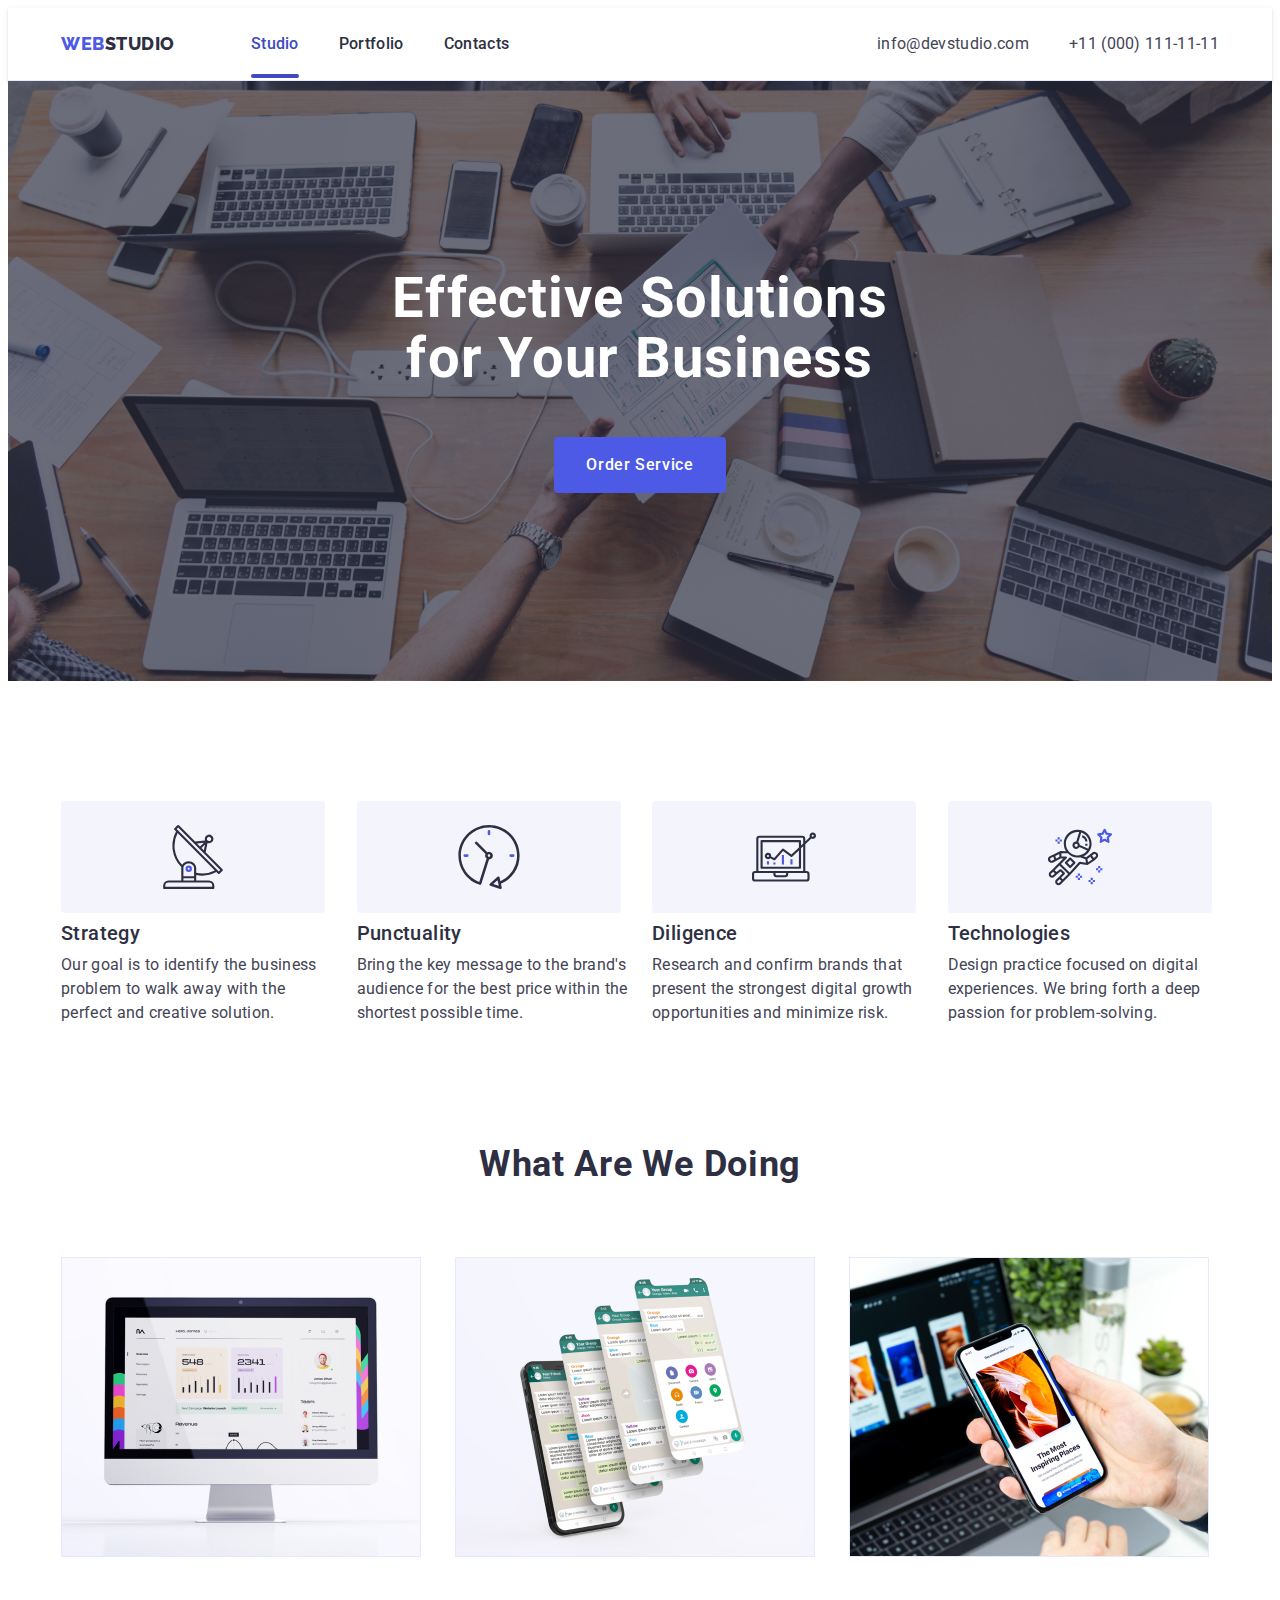
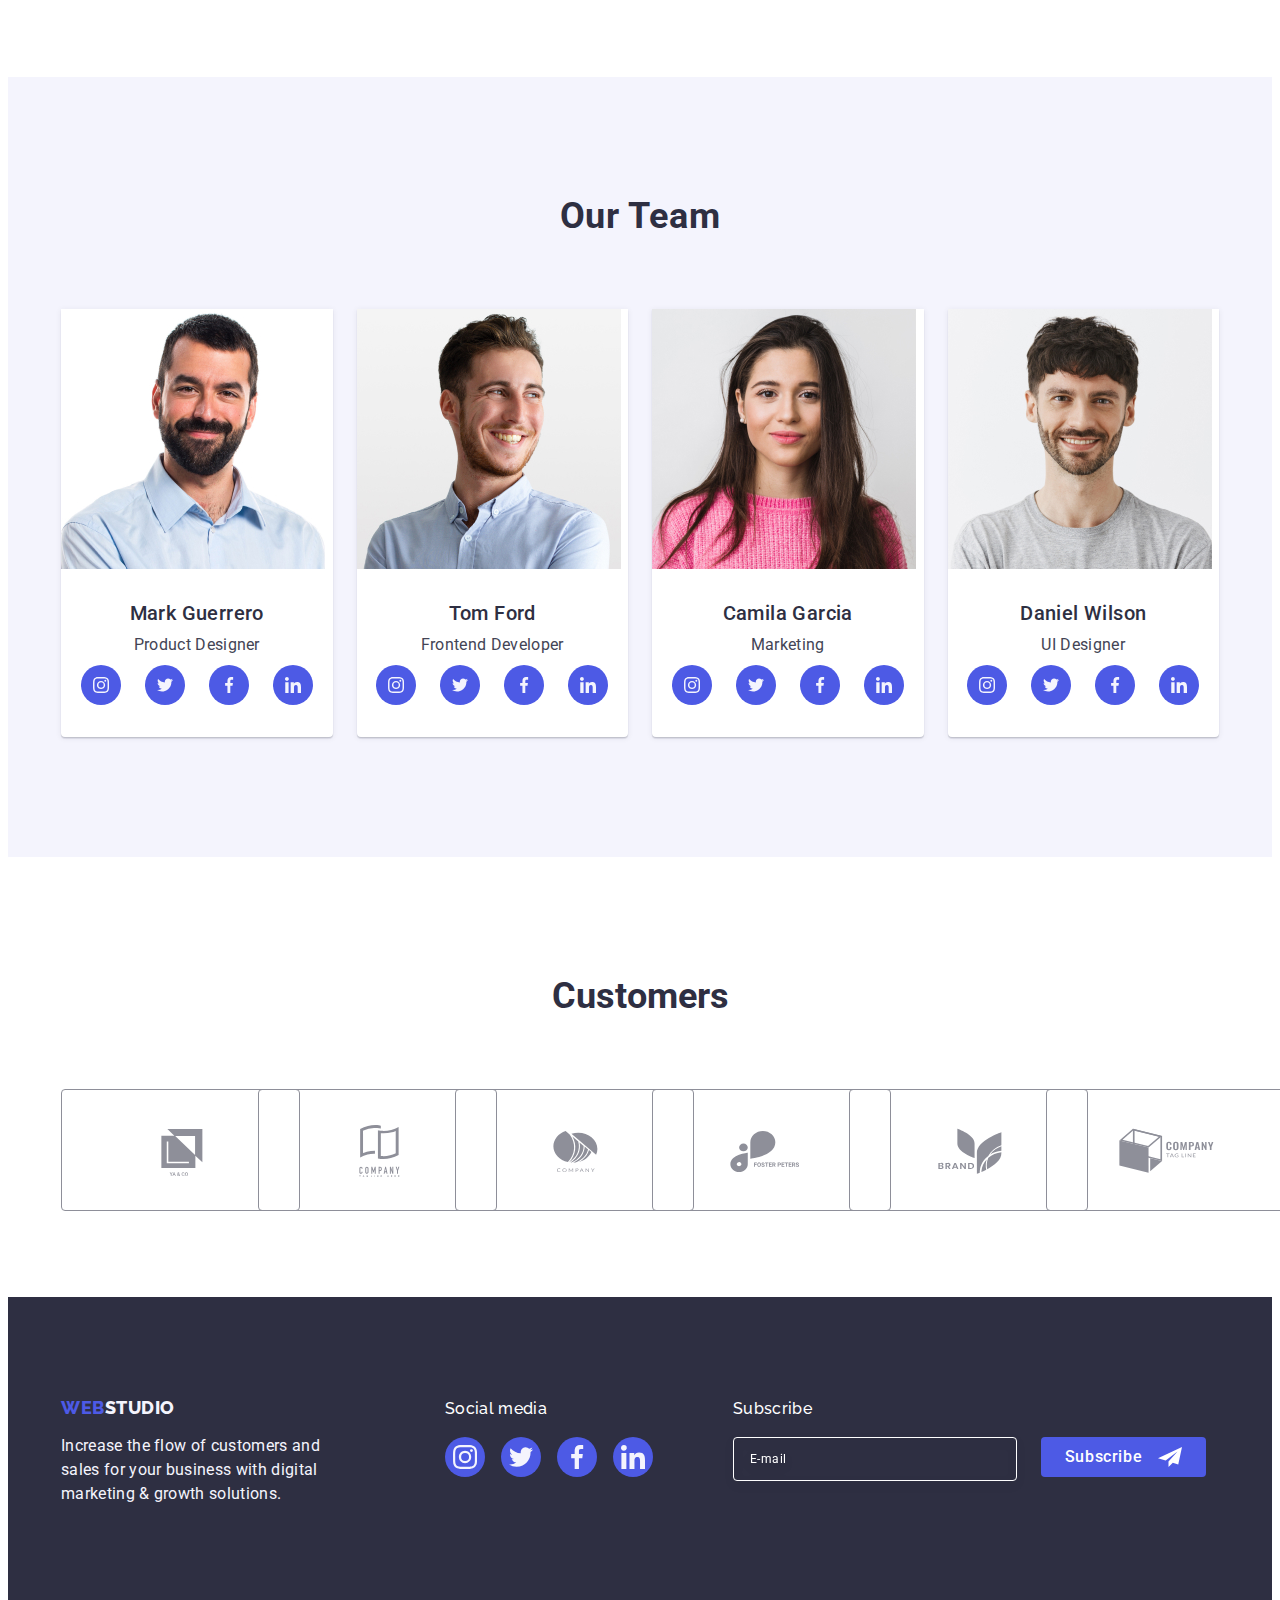
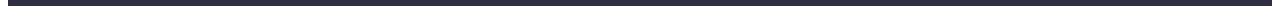
<file: index.html>
<!DOCTYPE html>
<html lang="en">
  <head>
    <meta charset="UTF-8" />
    <meta http-equiv="X-UA-Compatible" content="IE=edge" />
    <meta name="viewport" content="width=device-width, initial-scale=1.0" />
    <title>WebStudio</title>
    <link rel="preconnect" href="https://fonts.googleapis.com" />
    <link rel="preconnect" href="https://fonts.gstatic.com" crossorigin />
    <link
      href="https://fonts.googleapis.com/css2?family=Raleway:wght@800&display=swap"
      rel="stylesheet"
    />
    <link rel="preconnect" href="https://fonts.googleapis.com" />
    <link rel="preconnect" href="https://fonts.gstatic.com" crossorigin />
    <link
      href="https://fonts.googleapis.com/css2?family=Roboto:wght@400;500;700;900&display=swap"
      rel="stylesheet"
    />
    <link
      rel="stylesheet"
      href="https://cdnjs.cloudflare.com/ajax/libs/modern-normalize/2.0.0/modern-normalize.min.css"
      integrity="sha512-4xo8blKMVCiXpTaLzQSLSw3KFOVPWhm/TRtuPVc4WG6kUgjH6J03IBuG7JZPkcWMxJ5huwaBpOpnwYElP/m6wg=="
      crossorigin="anonymous"
      referrerpolicy="no-referrer"
    />
    <link rel="stylesheet" href="./css/styles.css" />
  </head>
  <body>
    <!--Header-->

    <header class="header">
      <div class="container header-container">
        <nav class="header-navigation">
          <a class="logo-web link" href="./index.html"
            >Web<span class="logo-studio link">Studio</span></a
          >
          <ul class="header-list list p-text">
            <li class="header-item">
              <a class="header-link page link" href="./index.html">Studio</a>
            </li>
            <li class="header-item">
              <a class="header-link link" href="./portfolio.html">Portfolio</a>
            </li>
            <li class="header-item">
              <a class="header-link link" href="">Contacts</a>
            </li>
          </ul>
        </nav>
        <address class="header-address p-text">
          <ul class="header-address-list list">
            <li>
              <a
                href="mailto:info@devstudio.com"
                class="header-address-link link"
                >info@devstudio.com
              </a>
            </li>
            <li>
              <a href="tel:+110001111111" class="header-address-link link">
                +11 (000) 111-11-11
              </a>
            </li>
          </ul>
        </address>
      </div>
    </header>
    <!-- Hero -->
    <main>
      <section class="hero">
        <div class="container">
          <h1 class="main-text">Effective Solutions for Your Business</h1>
          <button type="button" class="btn-hero header-link" data-modal-open>
            Order Service
          </button>
        </div>
      </section>
      <!-- Section 1 -->
      <section class="about">
        <div class="container">
          <h2 class="visually-hidden">Hello i`m ghost</h2>
          <ul class="about-list list">
            <li class="about-item">
              <div class="about-img">
                <svg width="64" height="64">
                  <use href="./images/icons.svg#icon-antenna"></use>
                </svg>
              </div>
              <h3 class="about-name">Strategy</h3>
              <p class="about-item-name p-text">
                Our goal is to identify the business problem to walk away with
                the perfect and creative solution.
              </p>
            </li>

            <li class="about-item">
              <div class="about-img">
                <svg width="64" height="64">
                  <use href="./images/icons.svg#icon-clock"></use>
                </svg>
              </div>
              <h3 class="about-name">Punctuality</h3>
              <p class="about-item-name p-text">
                Bring the key message to the brand's audience for the best price
                within the shortest possible time.
              </p>
            </li>

            <li class="about-item">
              <div class="about-img">
                <svg width="64" height="64">
                  <use href="./images/icons.svg#icon-diagram"></use>
                </svg>
              </div>
              <h3 class="about-name">Diligence</h3>
              <p class="about-item-name p-text">
                Research and confirm brands that present the strongest digital
                growth opportunities and minimize risk.
              </p>
            </li>

            <li class="about-item">
              <div class="about-img">
                <svg width="64" height="64">
                  <use href="./images/icons.svg#icon-astronaut"></use>
                </svg>
              </div>
              <h3 class="about-name">Technologies</h3>
              <p class="about-item-name p-text">
                Design practice focused on digital experiences. We bring forth a
                deep passion for problem-solving.
              </p>
            </li>
          </ul>
        </div>
      </section>

      <!-- Section 2 -->
      <section class="images">
        <div class="container">
          <h2 class="images-head">What are we doing</h2>
          <ul class="images-list list">
            <li class="images-item">
              <img
                src="./images/img1.jpg"
                alt="computer"
                width="360"
                height="300"
              />
            </li>
            <li class="images-item">
              <img
                src="./images/img2.jpg"
                alt="phone"
                width="360"
                height="300"
              />
            </li>
            <li class="images-item">
              <img
                src="./images/img3.jpg"
                alt="hand-with-phone"
                width="360"
                height="300"
              />
            </li>
          </ul>
        </div>
      </section>
      <!-- Section 3 -->
      <section class="team">
        <div class="container">
          <h2 class="team-name">Our Team</h2>
          <ul class="team-list list">
            <li class="team-item">
              <img
                class="team-image"
                src="./images/img4.jpg"
                alt="Mark Guerrero"
                width="264"
                height="260"
              />
              <div class="team-info">
                <h3 class="team-group">Mark Guerrero</h3>
                <p class="team-about p-text">Product Designer</p>
                <ul class="social-list list">
                  <li class="social-item">
                    <a class="social-link" href="">
                      <svg class="social-icon" width="16" height="16">
                        <use href="./images/icons.svg#icon-instagram"></use>
                      </svg>
                    </a>
                  </li>
                  <li class="social-item">
                    <a
                      class="social-link"
                      href=""
                      target="_blank"
                      rel="noopener noreferrer"
                    >
                      <svg class="social-icon" width="16" height="16">
                        <use href="./images/icons.svg#icon-twitter"></use>
                      </svg>
                    </a>
                  </li>
                  <li class="social-item">
                    <a class="social-link" href="">
                      <svg class="social-icon" width="16" height="16">
                        <use href="./images/icons.svg#icon-facebook"></use>
                      </svg>
                    </a>
                  </li>
                  <li class="social-item">
                    <a class="social-link" href="">
                      <svg class="social-icon" width="16" height="16">
                        <use href="./images/icons.svg#icon-linkedin"></use>
                      </svg>
                    </a>
                  </li>
                </ul>
              </div>
            </li>
            <li class="team-item">
              <img
                class="team-image"
                src="./images/img5.jpg"
                alt="Tom Ford"
                width="264"
                height="260"
              />
              <div class="team-info">
                <h3 class="team-group">Tom Ford</h3>
                <p class="team-about p-text">Frontend Developer</p>
                <ul class="social-list list">
                  <li class="social-item">
                    <a class="social-link" href="">
                      <svg class="social-icon" width="16" height="16">
                        <use href="./images/icons.svg#icon-instagram"></use>
                      </svg>
                    </a>
                  </li>
                  <li class="social-item">
                    <a
                      class="social-link"
                      href=""
                      target="_blank"
                      rel="noopener noreferrer"
                    >
                      <svg class="social-icon" width="16" height="16">
                        <use href="./images/icons.svg#icon-twitter"></use>
                      </svg>
                    </a>
                  </li>
                  <li class="social-item">
                    <a class="social-link" href="">
                      <svg class="social-icon" width="16" height="16">
                        <use href="./images/icons.svg#icon-facebook"></use>
                      </svg>
                    </a>
                  </li>
                  <li class="social-item">
                    <a class="social-link" href="">
                      <svg class="social-icon" width="16" height="16">
                        <use href="./images/icons.svg#icon-linkedin"></use>
                      </svg>
                    </a>
                  </li>
                </ul>
              </div>
            </li>
            <li class="team-item">
              <img
                class="team-image"
                src="./images/img6.jpg"
                alt="Camila Garcia"
                width="264"
                height="260"
              />
              <div class="team-info">
                <h3 class="team-group">Camila Garcia</h3>
                <p class="team-about p-text">Marketing</p>
                <ul class="social-list list">
                  <li class="social-item">
                    <a class="social-link" href="">
                      <svg class="social-icon" width="16" height="16">
                        <use href="./images/icons.svg#icon-instagram"></use>
                      </svg>
                    </a>
                  </li>
                  <li class="social-item">
                    <a
                      class="social-link"
                      href=""
                      target="_blank"
                      rel="noopener noreferrer"
                    >
                      <svg class="social-icon" width="16" height="16">
                        <use href="./images/icons.svg#icon-twitter"></use>
                      </svg>
                    </a>
                  </li>
                  <li class="social-item">
                    <a class="social-link" href="">
                      <svg class="social-icon" width="16" height="16">
                        <use href="./images/icons.svg#icon-facebook"></use>
                      </svg>
                    </a>
                  </li>
                  <li class="social-item">
                    <a class="social-link" href="">
                      <svg class="social-icon" width="16" height="16">
                        <use href="./images/icons.svg#icon-linkedin"></use>
                      </svg>
                    </a>
                  </li>
                </ul>
              </div>
            </li>
            <li class="team-item">
              <img
                class="team-image"
                src="./images/img7.jpg"
                alt="Daniel Wilson"
                width="264"
                height="260"
              />
              <div class="team-info">
                <h3 class="team-group">Daniel Wilson</h3>
                <p class="team-about p-text">UI Designer</p>
                <ul class="social-list list">
                  <li class="social-item">
                    <a
                      class="social-link"
                      href=""
                      target="_blank"
                      rel="noopener noreferrer"
                    >
                      <svg class="social-icon" width="16" height="16">
                        <use href="./images/icons.svg#icon-instagram"></use>
                      </svg>
                    </a>
                  </li>
                  <li class="social-item">
                    <a
                      class="social-link"
                      href=""
                      target="_blank"
                      rel="noopener noreferrer"
                    >
                      <svg class="social-icon" width="16" height="16">
                        <use href="./images/icons.svg#icon-twitter"></use>
                      </svg>
                    </a>
                  </li>
                  <li class="social-item">
                    <a
                      class="social-link"
                      href=""
                      target="_blank"
                      rel="noopener noreferrer"
                    >
                      <svg class="social-icon" width="16" height="16">
                        <use href="./images/icons.svg#icon-facebook"></use>
                      </svg>
                    </a>
                  </li>
                  <li class="social-item">
                    <a
                      class="social-link"
                      href=""
                      target="_blank"
                      rel="noopener noreferrer"
                    >
                      <svg class="social-icon" width="16" height="16">
                        <use href="./images/icons.svg#icon-linkedin"></use>
                      </svg>
                    </a>
                  </li>
                </ul>
              </div>
            </li>
          </ul>
        </div>
      </section>
      <!-- Section 4 -->
      <section class="customers">
        <div class="customers-container container">
          <h2 class="customers-main">Customers</h2>
          <ul class="customers-list list">
            <li class="customers-item">
              <a
                class="customers-link"
                href=""
                target="_blank"
                rel="noopener noreferrer"
              >
                <svg class="customers-ico" width="104" height="56">
                  <use href="./images/icons.svg#icon-logo"></use></svg
              ></a>
            </li>
            <li class="customers-item">
              <a
                class="customers-link"
                href=""
                target="_blank"
                rel="noopener noreferrer"
              >
                <svg class="customers-ico" width="104" height="56">
                  <use href="./images/icons.svg#icon-logo-2"></use></svg
              ></a>
            </li>
            <li class="customers-item">
              <a
                class="customers-link"
                href=""
                target="_blank"
                rel="noopener noreferrer"
              >
                <svg class="customers-ico" width="104" height="56">
                  <use href="./images/icons.svg#icon-logo-3"></use></svg
              ></a>
            </li>
            <li class="customers-item">
              <a
                class="customers-link"
                href=""
                target="_blank"
                rel="noopener noreferrer"
                ><svg class="customers-ico" width="104" height="56">
                  <use href="./images/icons.svg#icon-logo-4"></use></svg
              ></a>
            </li>
            <li class="customers-item">
              <a
                class="customers-link"
                href=""
                target="_blank"
                rel="noopener noreferrer"
              >
                <svg class="customers-ico" width="104" height="56">
                  <use href="./images/icons.svg#icon-logo-5"></use></svg
              ></a>
            </li>
            <li class="customers-item">
              <a
                class="customers-link"
                href=""
                target="_blank"
                rel="noopener noreferrer"
                ><svg class="customers-ico" width="104" height="56">
                  <use href="./images/icons.svg#icon-logo-6"></use></svg
              ></a>
            </li>
          </ul>
        </div>
      </section>
    </main>
    <!-- Footer -->
    <footer class="footer">
      <div class="footer-container container">
        <div class="footer-main">
          <a href="./index.html" class="footer-logo-web link"
            >Web<span class="footer-logo-studio link">Studio</span></a
          >
          <p class="footer-about p-text">
            Increase the flow of customers and sales for your business with
            digital marketing & growth solutions.
          </p>
        </div>
        <div class="footer-second-main">
          <p class="footer-social">Social media</p>
          <ul class="social-media-list list">
            <li class="social-media-item">
              <a
                class="social-media-link"
                href=""
                target="_blank"
                rel="noopener noreferrer"
              >
                <svg class="social-media-icon" width="24" height="24">
                  <use href="./images/icons.svg#icon-instagram"></use>
                </svg>
              </a>
            </li>
            <li class="social-media-item">
              <a
                class="social-media-link"
                href=""
                target="_blank"
                rel="noopener noreferrer"
              >
                <svg class="social-media-icon" width="24" height="24">
                  <use href="./images/icons.svg#icon-twitter"></use>
                </svg>
              </a>
            </li>
            <li class="social-media-item">
              <a
                class="social-media-link"
                href=""
                target="_blank"
                rel="noopener noreferrer"
              >
                <svg class="social-media-icon" width="24" height="24">
                  <use href="./images/icons.svg#icon-facebook"></use>
                </svg>
              </a>
            </li>
            <li class="social-media-item">
              <a
                class="social-media-link"
                href=""
                target="_blank"
                rel="noopener noreferrer"
              >
                <svg class="social-media-icon" width="24" height="24">
                  <use href="./images/icons.svg#icon-linkedin"></use>
                </svg>
              </a>
            </li>
          </ul>
        </div>
        <div class="subscribe-container">
          <p class="subscribe-text">Subscribe</p>
          <form class="subscribe-form">
            <label class="subscribe-label">
              <input
                type="email"
                name="subscribe"
                placeholder="E-mail"
                class="subscribe-input"
              />
            </label>
            <button type="submit" class="subscribe-btn">
              Subscribe
              <svg width="24" height="24" class="subscribe-ico">
                <use href="./images/icons.svg#icon-plane"></use>
              </svg>
            </button>
          </form>
        </div>
      </div>
    </footer>
    <div class="backdrop is-hidden" data-modal>
      <div class="modal">
        <button type="button" class="modal-close" data-modal-close="">
          <svg class="modal-button" width="8" height="8">
            <use href="./images/icons.svg#icon-close-black"></use>
          </svg>
        </button>
        <p class="modal-item">Leave your contacts and we will call you back</p>
        <form class="modal-form">
          <div class="modal-field">
            <label for="user-name" class="input-label">Name</label>
            <div class="input-wrap">
              <input
                type="text"
                id="user-name"
                name="user-name"
                class="modal-input"
              />
              <svg class="modal-icon" width="18" height="24">
                <use href="./images/icons.svg#icon-logo-man"></use>
              </svg>
            </div>
          </div>
          <div class="modal-field">
            <label for="user-tel" class="input-label">Phone</label>
            <div class="input-wrap">
              <input
                type="text"
                id="user-tel"
                name="user-tel"
                class="modal-input"
              />
              <svg class="modal-icon" width="18" height="24">
                <use href="./images/icons.svg#icon-tel-logo"></use>
              </svg>
            </div>
          </div>
          <div class="modal-field">
            <label for="user-email" class="input-label">Email</label>
            <div class="input-wrap">
              <input
                type="text"
                id="user-email"
                name="user-email"
                class="modal-input"
              />
              <svg class="modal-icon" width="18" height="24">
                <use href="./images/icons.svg#icon-mail-logo"></use>
              </svg>
            </div>
          </div>
          <div class="comment-container">
            <label for="user-comment" class="input-label">Comment</label>
            <textarea
              name="user-comment"
              id="user-comment"
              class="text-area"
              placeholder="Text input"
            ></textarea>
          </div>
          <div class="checkbox-div">
            <input
              id="user-privacy"
              type="checkbox"
              value="true"
              name="user-privacy"
              class="checkbox-item visually-hidden"
            />
            <label for="user-privacy" class="checkbox">
              <span class="privacy-policy">
                <svg class="checkbox-ico" width="10" height="8">
                  <use href="./images/icons.svg#icon-galka"></use>
                </svg> </span
              >I accept the terms and conditions of the<a
                class="privacy-link"
                href=""
              >
                Privacy Policy</a
              >
            </label>
          </div>
          <button type="submit" class="modal-btn">Send</button>
        </form>
      </div>
    </div>
    <script src="./js/modal.js"></script>
  </body>
</html>
</file>
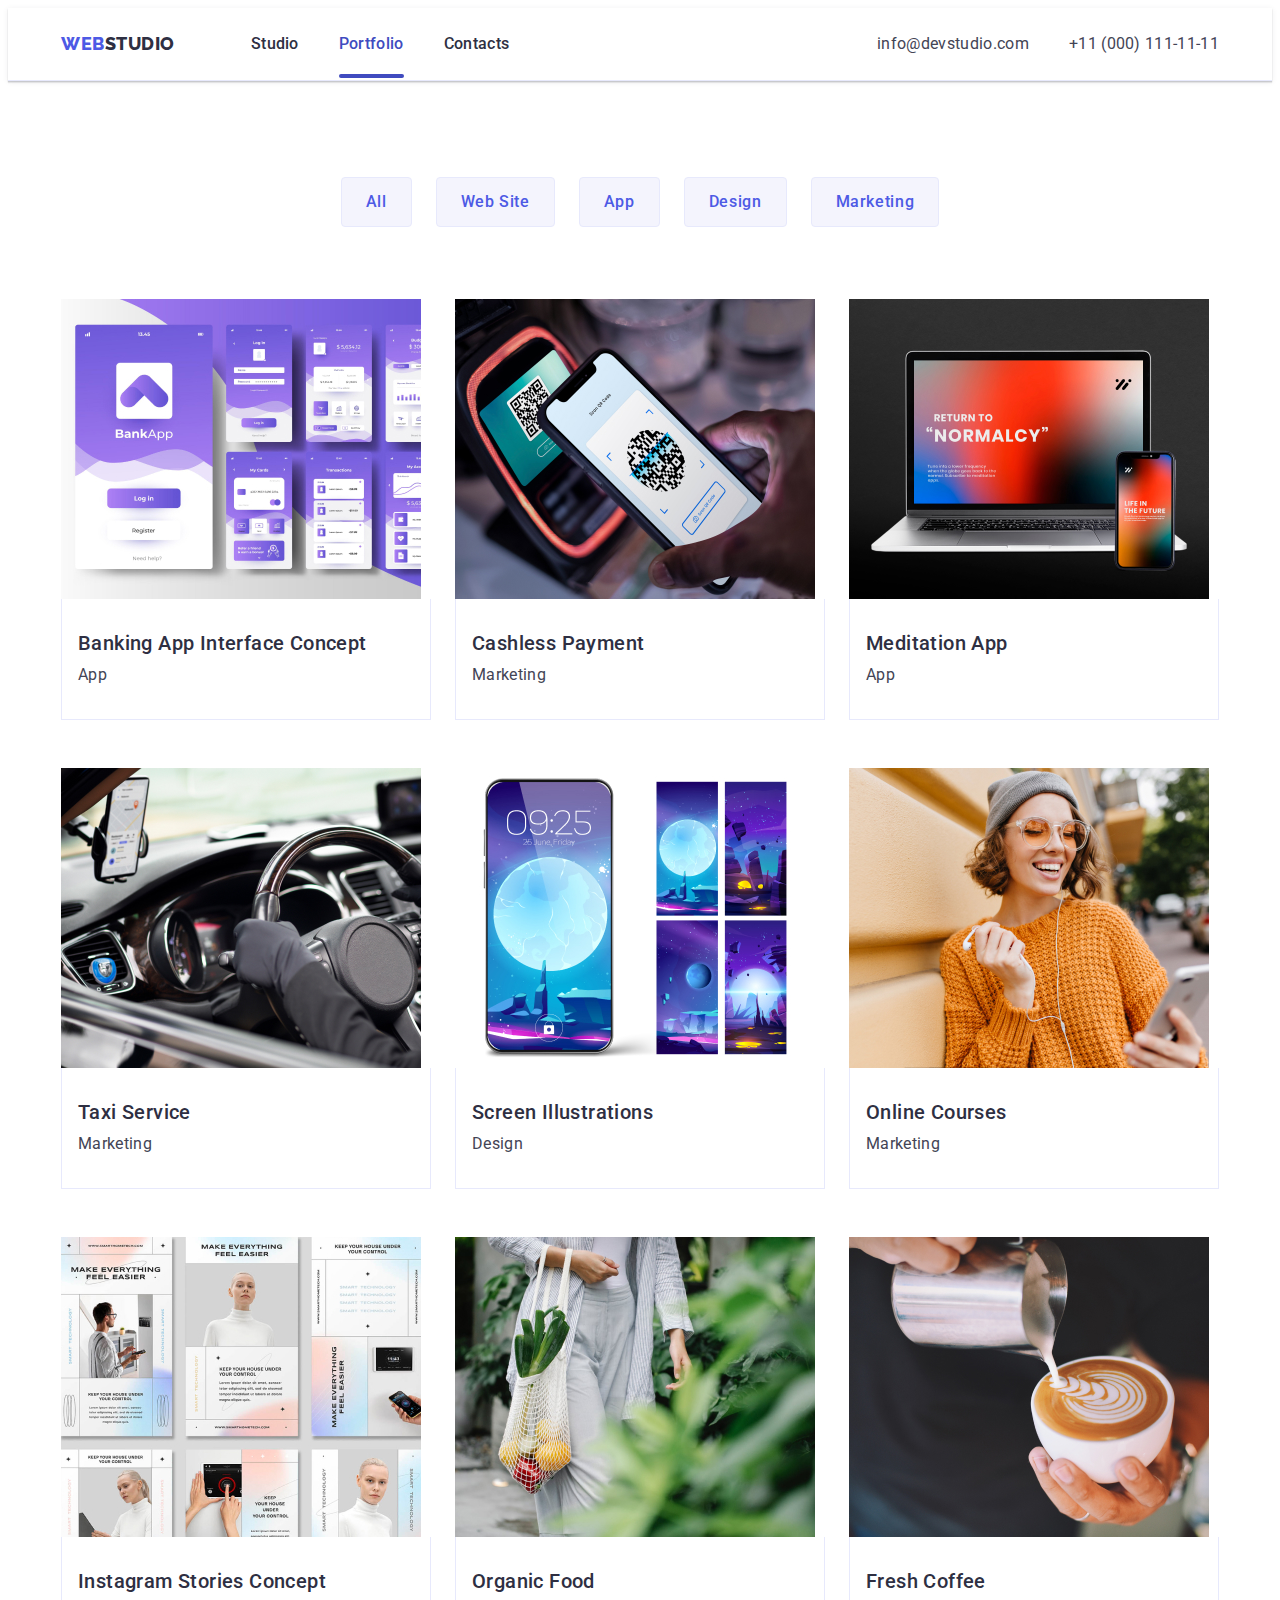
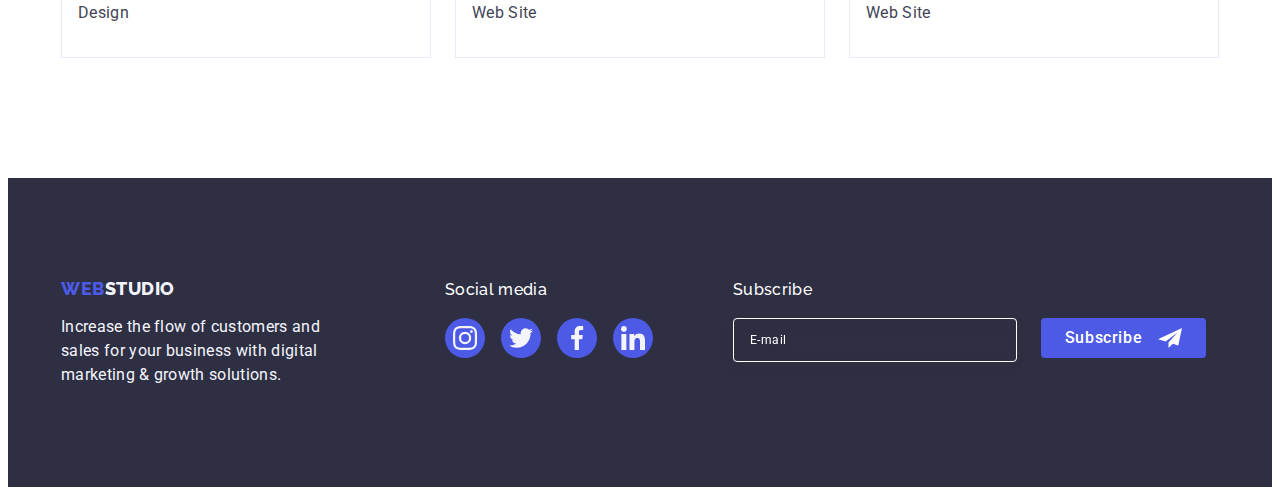
<file: portfolio.html>
<!DOCTYPE html>
<html lang="en">
  <head>
    <meta charset="UTF-8" />
    <meta http-equiv="X-UA-Compatible" content="IE=edge" />
    <meta name="viewport" content="width=device-width, initial-scale=1.0" />
    <title>Portfolio</title>
    <link rel="preconnect" href="https://fonts.googleapis.com" />
    <link rel="preconnect" href="https://fonts.gstatic.com" crossorigin />
    <link
      href="https://fonts.googleapis.com/css2?family=Raleway:wght@800&display=swap"
      rel="stylesheet"
    />
    <link rel="preconnect" href="https://fonts.googleapis.com" />
    <link rel="preconnect" href="https://fonts.gstatic.com" crossorigin />
    <link
      href="https://fonts.googleapis.com/css2?family=Roboto:wght@400;500;700;900&display=swap"
      rel="stylesheet"
    />
    <link
      rel="stylesheet"
      href="https://cdnjs.cloudflare.com/ajax/libs/modern-normalize/2.0.0/modern-normalize.min.css"
      integrity="sha512-4xo8blKMVCiXpTaLzQSLSw3KFOVPWhm/TRtuPVc4WG6kUgjH6J03IBuG7JZPkcWMxJ5huwaBpOpnwYElP/m6wg=="
      crossorigin="anonymous"
      referrerpolicy="no-referrer"
    />
    <link rel="stylesheet" href="./css/styles.css" />
  </head>
  <body>
    <!--Header-->

    <header class="header">
      <div class="container header-container">
        <nav class="header-navigation">
          <a class="logo-web link" href="./index.html"
            >Web<span class="logo-studio link">Studio</span></a
          >
          <ul class="header-list list">
            <li class="header-item">
              <a class="header-link link" href="./index.html">Studio</a>
            </li>
            <li class="header-item">
              <a class="header-link page link" href="./portfolio.html"
                >Portfolio</a
              >
            </li>
            <li class="header-item">
              <a class="header-link link" href="">Contacts</a>
            </li>
          </ul>
        </nav>
        <address class="header-address p-text">
          <ul class="header-address-list list">
            <li>
              <a
                href="mailto:info@devstudio.com"
                class="header-address-link link"
                >info@devstudio.com
              </a>
            </li>
            <li>
              <a href="tel:+110001111111" class="header-address-link link">
                +11 (000) 111-11-11
              </a>
            </li>
          </ul>
        </address>
      </div>
    </header>
    <main>
      <!--Filters-->
      <section class="portfolio link list">
        <div class="container">
          <h1 hidden>Sweet-baby</h1>
          <ul class="button-list list">
            <li><button type="button" class="btn">All</button></li>
            <li><button type="button" class="btn">Web Site</button></li>
            <li><button type="button" class="btn">App</button></li>
            <li><button type="button" class="btn">Design</button></li>
            <li><button type="button" class="btn">Marketing</button></li>
          </ul>
          <ul class="portfolio-list list">
            <li class="portfolio-item">
              <a href="" class="portfolio-link link">
                <div class="portfolio-container">
                  <img src="./images/img9.jpg" alt="bank-app" width="360" />
                  <p class="portfolio-hiden-text p-text">
                    14 Stylish and User-Friendly App Design Concepts · Task
                    Manager App · Calorie Tracker App · Exotic Fruit Ecommerce
                    App · Cloud Storage App
                  </p>
                </div>
                <div class="portfolio-info">
                  <h2 class="portfolio-name">Banking App Interface Concept</h2>
                  <p class="portfolio-text p-text">App</p>
                </div>
              </a>
            </li>
            <li class="portfolio-item">
              <a href="" class="portfolio-link link">
                <div class="portfolio-container">
                  <img
                    src="./images/img10.jpg"
                    alt="cashless-payment"
                    width="360"
                  />
                  <p class="portfolio-hiden-text p-text">
                    14 Stylish and User-Friendly App Design Concepts · Task
                    Manager App · Calorie Tracker App · Exotic Fruit Ecommerce
                    App · Cloud Storage App
                  </p>
                </div>
                <div class="portfolio-info">
                  <h2 class="portfolio-name">Cashless Payment</h2>
                  <p class="portfolio-text p-text">Marketing</p>
                </div>
              </a>
            </li>
            <li class="portfolio-item">
              <a href="" class="portfolio-link link">
                <div class="portfolio-container">
                  <img
                    src="./images/img11.jpg"
                    alt="meditation-app"
                    width="360"
                  />
                  <p class="portfolio-hiden-text p-text">
                    14 Stylish and User-Friendly App Design Concepts · Task
                    Manager App · Calorie Tracker App · Exotic Fruit Ecommerce
                    App · Cloud Storage App
                  </p>
                </div>
                <div class="portfolio-info">
                  <h2 class="portfolio-name">Meditation App</h2>
                  <p class="portfolio-text p-text">App</p>
                </div>
              </a>
            </li>
            <li class="portfolio-item">
              <a href="" class="portfolio-link link">
                <div class="portfolio-container">
                  <img
                    src="./images/img12.jpg"
                    alt="taxi-service"
                    width="360"
                  />
                  <p class="portfolio-hiden-text p-text">
                    14 Stylish and User-Friendly App Design Concepts · Task
                    Manager App · Calorie Tracker App · Exotic Fruit Ecommerce
                    App · Cloud Storage App
                  </p>
                </div>
                <div class="portfolio-info">
                  <h2 class="portfolio-name">Taxi Service</h2>
                  <p class="portfolio-text p-text">Marketing</p>
                </div>
              </a>
            </li>
            <li class="portfolio-item">
              <a href="" class="portfolio-link link">
                <div class="portfolio-container">
                  <img
                    src="./images/img13.jpg"
                    alt="screen-illustrations"
                    width="360"
                  />
                  <p class="portfolio-hiden-text p-text">
                    14 Stylish and User-Friendly App Design Concepts · Task
                    Manager App · Calorie Tracker App · Exotic Fruit Ecommerce
                    App · Cloud Storage App
                  </p>
                </div>
                <div class="portfolio-info">
                  <h2 class="portfolio-name">Screen Illustrations</h2>
                  <p class="portfolio-text p-text">Design</p>
                </div>
              </a>
            </li>
            <li class="portfolio-item">
              <a href="" class="portfolio-link link">
                <div class="portfolio-container">
                  <img
                    src="./images/img14.jpg"
                    alt="online-courses"
                    width="360"
                  />
                  <p class="portfolio-hiden-text p-text">
                    14 Stylish and User-Friendly App Design Concepts · Task
                    Manager App · Calorie Tracker App · Exotic Fruit Ecommerce
                    App · Cloud Storage App
                  </p>
                </div>
                <div class="portfolio-info">
                  <h2 class="portfolio-name">Online Courses</h2>
                  <p class="portfolio-text p-text">Marketing</p>
                </div>
              </a>
            </li>
            <li class="portfolio-item">
              <a href="" class="portfolio-link link">
                <div class="portfolio-container">
                  <img
                    src="./images/img15.jpg"
                    alt="instagram-stories"
                    width="360"
                  />
                  <p class="portfolio-hiden-text p-text">
                    14 Stylish and User-Friendly App Design Concepts · Task
                    Manager App · Calorie Tracker App · Exotic Fruit Ecommerce
                    App · Cloud Storage App
                  </p>
                </div>
                <div class="portfolio-info">
                  <h2 class="portfolio-name">Instagram Stories Concept</h2>
                  <p class="portfolio-text p-text">Design</p>
                </div>
              </a>
            </li>
            <li class="portfolio-item">
              <a href="" class="portfolio-link link">
                <div class="portfolio-container">
                  <img
                    src="./images/img16.jpg"
                    alt="organic-food"
                    width="360"
                  />
                  <p class="portfolio-hiden-text p-text">
                    14 Stylish and User-Friendly App Design Concepts · Task
                    Manager App · Calorie Tracker App · Exotic Fruit Ecommerce
                    App · Cloud Storage App
                  </p>
                </div>
                <div class="portfolio-info">
                  <h2 class="portfolio-name">Organic Food</h2>
                  <p class="portfolio-text p-text">Web Site</p>
                </div>
              </a>
            </li>
            <li class="portfolio-item">
              <a href="" class="portfolio-link link">
                <div class="portfolio-container">
                  <img
                    src="./images/img17.jpg"
                    alt="fresh-coffee"
                    width="360"
                  />
                  <p class="portfolio-hiden-text p-text">
                    14 Stylish and User-Friendly App Design Concepts · Task
                    Manager App · Calorie Tracker App · Exotic Fruit Ecommerce
                    App · Cloud Storage App
                  </p>
                </div>
                <div class="portfolio-info">
                  <h2 class="portfolio-name">Fresh Coffee</h2>
                  <p class="portfolio-text p-text">Web Site</p>
                </div>
              </a>
            </li>
          </ul>
        </div>
      </section>
    </main>
    <!-- Footer -->
    <footer class="footer">
      <div class="footer-container container">
        <div class="footer-main">
          <a href="./index.html" class="footer-logo-web link"
            >Web<span class="footer-logo-studio link">Studio</span></a
          >
          <p class="footer-about p-text">
            Increase the flow of customers and sales for your business with
            digital marketing & growth solutions.
          </p>
        </div>
        <div class="footer-second-main">
          <p class="footer-social">Social media</p>
          <ul class="social-media-list list">
            <li class="social-media-item">
              <a
                class="social-media-link"
                href=""
                target="_blank"
                rel="noopener noreferrer"
              >
                <svg class="social-media-icon" width="24" height="24">
                  <use href="./images/icons.svg#icon-instagram"></use>
                </svg>
              </a>
            </li>
            <li class="social-media-item">
              <a
                class="social-media-link"
                href=""
                target="_blank"
                rel="noopener noreferrer"
              >
                <svg class="social-media-icon" width="24" height="24">
                  <use href="./images/icons.svg#icon-twitter"></use>
                </svg>
              </a>
            </li>
            <li class="social-media-item">
              <a
                class="social-media-link"
                href=""
                target="_blank"
                rel="noopener noreferrer"
              >
                <svg class="social-media-icon" width="24" height="24">
                  <use href="./images/icons.svg#icon-facebook"></use>
                </svg>
              </a>
            </li>
            <li class="social-media-item">
              <a
                class="social-media-link"
                href=""
                target="_blank"
                rel="noopener noreferrer"
              >
                <svg class="social-media-icon" width="24" height="24">
                  <use href="./images/icons.svg#icon-linkedin"></use>
                </svg>
              </a>
            </li>
          </ul>
        </div>
        <div class="subscribe-container">
          <p class="subscribe-text">Subscribe</p>
          <form class="subscribe-form">
            <label class="subscribe-label">
              <input
                type="email"
                name="subscribe"
                placeholder="E-mail"
                class="subscribe-input"
              />
            </label>
            <button type="submit" class="subscribe-btn">
              Subscribe
              <svg width="24" height="24" class="subscribe-ico">
                <use href="./images/icons.svg#icon-plane"></use>
              </svg>
            </button>
          </form>
        </div>
      </div>
    </footer>
  </body>
</html>
</file>
<file: css/styles.css>
:root {
  --first-title-color: #2e2f42;
  --second-tittle-color: #434455;
  --accent-color: #404bbf;
  --blue-second-color: #4d5ae5;
  --primary-white-color: #ffffff;
  --second-white-color: #f4f4fd;
  --gray-color: #8e8f99;
}

body {
  font-family: "Roboto", sans-serif;
  color: #434455;
  background-color: #ffffff;
  font-style: normal;
}
p,
h1,
h2,
h3,
h4,
h5,
h6 {
  margin: 0;
}

ul,
ol {
  margin: 0;
  padding: 0;
}

img {
  display: block;
}

.p-text {
  font-size: 16px;
  line-height: 1.5;
  letter-spacing: 0.02em;
}

.list {
  list-style: none;
}

.link {
  text-decoration: none;
}

.container-1 {
  width: 1470px;
  padding-left: 15px;
  padding-right: 15px;
  margin: 0 auto;
}

.container {
  width: 1158px;
  padding-left: 15px;
  padding-right: 15px;
  margin: 0 auto;
}

/**-----------------HEADER-------------*/

.header {
  font-family: "Raleway", sans-serif;
  border-bottom: 1px solid #e7e9fc;
  padding-top: 24px;
  padding-bottom: 24px;
  box-shadow: 0px 2px 1px rgba(46, 47, 66, 0.08),
    0px 1px 1px rgba(46, 47, 66, 0.16), 0px 1px 6px rgba(46, 47, 66, 0.08);
}

.header-container {
  display: flex;
  align-items: center;
}

.header-navigation {
  display: flex;
  align-items: center;
}

.header-list {
  font-weight: 500;
  font-family: "Roboto", sans-serif;
  display: flex;
  align-items: center;
  gap: 40px;
  margin-right: 332px;
}

.logo-web {
  font-weight: 800;
  font-size: 18px;
  line-height: 1.17;
  letter-spacing: 0.03em;
  text-transform: uppercase;
  color: var(--blue-second-color);
  text-decoration: none;
  margin-right: 76px;
}

.logo-studio {
  font-weight: 800;
  font-size: 18px;
  line-height: 1.17;
  letter-spacing: 0.03em;
  text-decoration: none;
  color: var(--first-title-color);
  padding-top: 24px;
  padding-bottom: 24px;
}

.header-link {
  font-family: "Roboto", sans-serif;
  font-weight: 500;
  font-size: 16px;
  line-height: 1.5;
  letter-spacing: 0.02em;
  color: var(--first-title-color);
  padding-top: 24px;
  padding-bottom: 24px;
  position: relative;
  transition: color 250ms cubic-bezier(0.4, 0, 0.2, 1);
}

.header-link:is(:hover, :focus) {
  color: #404bbf;
  transition: transform 250ms cubic-bezier(0.4, 0, 0.2, 1);
}

.header-navigation .page {
  color: var(--accent-color);
}

.header-navigation .page::after {
  content: "";
  position: absolute;
  bottom: -1px;
  left: 0;
  width: 100%;
  height: 4px;
  background-color: var(--accent-color);
  border-radius: 2px;
}

.header-address {
  font-family: "Roboto", sans-serif;
  margin-left: auto;
  font-style: normal;
  font-weight: 400;
}

.header-address-list {
  display: flex;
  align-items: center;
  gap: 40px;
}

.header-address-link:is(:hover, :focus) {
  color: #404bbf;
}

.header-address-link {
  color: var(--second-tittle-color);
  padding-top: 24px;
  padding-bottom: 24px;
  transition: color 250ms cubic-bezier(0.4, 0, 0.2, 1);
}

/**-----------------HERO-------------*/

.hero {
  background: var(--first-title-color);
  padding-top: 188px;
  padding-bottom: 188px;
  background-image: linear-gradient(
      rgba(46, 47, 66, 0.7),
      rgba(46, 47, 66, 0.7)
    ),
    url(../images/people-office.jpg);
  background-repeat: no-repeat;
  background-position: center;
  background-size: cover;
  display: flex;
  max-width: 1440px;
  margin: 0 auto;
}

.main-text {
  font-size: 56px;
  line-height: 1.07;
  letter-spacing: 0.02em;
  text-align: center;
  color: #ffffff;
  max-width: 496px;
  margin: 0 auto;
  margin-bottom: 48px;
}

.btn-hero {
  background-color: var(--blue-second-color);
  font-family: inherit;
  font-weight: 500;
  font-size: 16px;
  line-height: 1.5;
  letter-spacing: 0.04em;
  color: #ffffff;
  cursor: pointer;
  display: block;
  border-radius: 4px;
  border: none;
  height: 56px;
  min-width: 169px;
  margin: 0 auto;
  padding: 16px 32px;
  gap: 10px;
  transition: background-color 250ms cubic-bezier(0.4, 0, 0.2, 1);
}

.btn-hero:is(:hover, :focus) {
  color: #ffffff;
}

.visually-hidden {
  position: absolute;
  width: 1px;
  height: 1px;
  margin: -1px;
  border: 0;
  padding: 0;
  white-space: nowrap;
  clip-path: inset(100%);
  clip: rect(0 0 0 0);
  overflow: hidden;
}

.about {
  padding-top: 120px;
  padding-bottom: 120px;
}

.about-list {
  display: flex;
  gap: 24px;
}

.about-item {
  width: calc((100% - 72px) / 4);
}

.about-img {
  display: flex;
  align-items: center;
  justify-content: center;
  height: 112px;
  width: 264px;
  background-color: var(--second-white-color);
  border-radius: 4px;
  margin-bottom: 8px;
}

.about-name {
  font-weight: 500;
  font-size: 20px;
  line-height: 1.2;
  letter-spacing: 0.02em;
  color: var(--first-title-color);
  margin-bottom: 8px;
}

.about-item-name {
  color: var(--second-tittle-color);
  font-family: "Roboto", sans-serif;
}

.images-list {
  display: flex;
  gap: 24px;
}

.images {
  padding-bottom: 120px;
}

.images-head {
  margin-bottom: 72px;
  font-size: 36px;
  line-height: 1.11;
  letter-spacing: 0.02em;
  text-align: center;
  text-transform: capitalize;
  color: var(--first-title-color);
}

.images-item {
  width: calc((100% - 24px) / 3);
}

.team {
  background: var(--second-white-color);
  padding-top: 120px;
  padding-bottom: 120px;
}

.team-name {
  margin-bottom: 72px;
  font-size: 36px;
  line-height: 1.11;
  text-align: center;
  letter-spacing: 0.02em;
  text-transform: capitalize;
  color: var(--first-title-color);
}

.team-list {
  display: flex;
  gap: 24px;
}

.team-group {
  font-weight: 500;
  font-size: 20px;
  line-height: 1.2;
  letter-spacing: 0.02em;
  color: var(--first-title-color);
  margin-bottom: 8px;
  text-align: center;
}

.team-item {
  width: calc((100% - 72px) / 4);
  background: #ffffff;
  border-radius: 0px 0px 4px 4px;
  box-shadow: 0px 1px 6px rgba(46, 47, 66, 0.08),
    0px 1px 1px rgba(46, 47, 66, 0.16), 0px 2px 1px rgba(46, 47, 66, 0.08);
}

.team-about {
  color: var(--second-tittle-color);
  text-align: center;
  margin-bottom: 8px;
}

.social-list {
  display: flex;
  justify-content: center;
  gap: 24px;
}

.social-item {
  width: 40px;
  height: 40px;
}

.social-link {
  width: 100%;
  height: 100%;
  background-color: var(--blue-second-color);
  border-radius: 50%;
  display: flex;
  align-items: center;
  justify-content: center;
  transition: background-color 250ms cubic-bezier(0.4, 0, 0.2, 1);
}

.social-link:is(:hover, :focus) {
  background-color: var(--accent-color);
}

.social-icon {
  fill: var(--second-white-color);
}

.customers {
  padding: 120px 0 120px;
}

.customers-main {
  font-size: 36px;
  line-height: 1.11;
  text-align: center;
  margin-bottom: 72px;
  color: var(--first-title-color);
}

.customers-list {
  display: flex;
  justify-content: center;
  gap: 24px;
}

.customers-item {
  width: calc((100% - 120px) / 6);
  height: 88px;
}

.customers-link {
  width: 100%;
  height: 100%;
  display: flex;
  align-items: center;
  justify-content: center;
  border-radius: 4px;
  border: 1px solid var(--gray-color);
  color: var(--gray-color);
  padding: 16px 32px;
  transition: border-color 250ms cubic-bezier(0.4, 0, 0.2, 1),
    color 250ms cubic-bezier(0.4, 0, 0.2, 1);
}

.customers-ico {
  fill: currentColor;
}

.customers-link:is(:hover, :focus) {
  border-color: var(--accent-color);
  color: var(--accent-color);
}

.team-info {
  padding: 32px 16px 32px 16px;
}

/**-----------------FOOTER-------------*/

.footer {
  font-family: "Raleway", sans-serif;
  background: var(--first-title-color);
  padding-top: 100px;
  padding-bottom: 100px;
}

.footer-logo-web {
  font-weight: 800;
  font-size: 18px;
  line-height: 1.17;
  letter-spacing: 0.03em;
  text-transform: uppercase;
  color: var(--blue-second-color);
  text-decoration: none;
  display: inline-block;
  margin-bottom: 16px;
}

.footer-logo-studio {
  font-weight: 800;
  font-size: 18px;
  line-height: 1.17;
  letter-spacing: 0.03em;
  text-decoration: none;
  text-transform: uppercase;
  color: var(--second-white-color);
}

.footer-about {
  color: var(--second-white-color);
  font-family: "Roboto", sans-serif;
  max-width: 264px;
}

.footer-container {
  display: flex;
  align-items: baseline;
}

.footer-main {
  margin-right: 120px;
}

.footer-social {
  font-weight: 500;
  font-size: 16px;
  line-height: 1.5;
  letter-spacing: 0.02em;
  color: var(--primary-white-color);
  margin-bottom: 16px;
}

.social-media-list {
  display: flex;
  gap: 16px;
}

.social-media-item {
  width: 40px;
  height: 40px;
}

.social-media-link {
  width: 100%;
  height: 100%;
  background-color: var(--blue-second-color);
  border-radius: 50%;
  display: flex;
  align-items: center;
  justify-content: center;
  transition: background-color 250ms cubic-bezier(0.4, 0, 0.2, 1);
}

.social-media-link:is(:hover, :focus) {
  background-color: #31d0aa;
}

.social-media-icon {
  fill: var(--second-white-color);
}

.subscribe-container {
  padding-left: 80px;
}

.subscribe-text {
  font-weight: 500;
  font-size: 16px;
  line-height: 1.5;
  letter-spacing: 0.02em;
  color: var(--primary-white-color);
  margin-bottom: 16px;
}

.subscribe-form {
  display: flex;
  gap: 24px;
}

.subscribe-input {
  font-family: "Roboto";
  font-style: normal;
  font-weight: 400;
  border: 1px solid var(--primary-white-color);
  filter: drop-shadow(0px 4px 4px rgba(0, 0, 0, 0.15));
  border-radius: 4px;
  width: 264px;
  height: 40px;
  background-color: transparent;
  font-size: 12px;
  line-height: 1.5;
  letter-spacing: 0.04em;
  padding-left: 16px;
  color: var(--primary-white-color);
}

.subscribe-input::placeholder {
  color: var(--primary-white-color);
}

.subscribe-btn {
  min-width: 165px;
  height: 40px;
  display: flex;
  justify-content: center;
  align-items: center;
  text-align: center;
  font-family: "Roboto", sans-serif;
  font-weight: 500;
  font-size: 16px;
  line-height: 1.5;
  letter-spacing: 0.04em;
  color: var(--primary-white-color);
  cursor: pointer;
  background-color: var(--blue-second-color);
  border: none;
  border-radius: 4px;
}

.subscribe-ico {
  margin-left: 16px;
  fill: var(--primary-white-color);
}

/**-----------------PORTFOLIO-------------*/

.portfolio {
  padding-top: 96px;
  padding-bottom: 120px;
}

.button-list {
  display: flex;
  justify-content: center;
  gap: 24px;
  margin-bottom: 72px;
}

.btn {
  background-color: var(--second-white-color);
  font-family: "Roboto", sans-serif;
  font-weight: 500;
  font-size: 16px;
  line-height: 1.5;
  text-align: center;
  letter-spacing: 0.04em;
  color: var(--blue-second-color);
  cursor: pointer;
  padding: 12px 24px 12px 24px;
  border: 1px solid #e7e9fc;
  border-radius: 4px;
  transition: color 250ms cubic-bezier(0.4, 0, 0.2, 1),
    background-color 250ms cubic-bezier(0.4, 0, 0.2, 1),
    border-color 250ms cubic-bezier(0.4, 0, 0.2, 1),
    box-shadow 250ms cubic-bezier(0.4, 0, 0.2, 1);
}

.btn:hover,
.btn:focus {
  background-color: var(--accent-color);
  color: var(--primary-white-color);
  border: 1px solid transparent;
  box-shadow: 0px 3px 1px rgba(0, 0, 0, 0.1), 0px 2px 1px rgba(0, 0, 0, 0.08),
    0px 2px 2px rgba(0, 0, 0, 0.12);
}

.portfolio-list {
  display: flex;
  column-gap: 24px;
  flex-wrap: wrap;
  row-gap: 48px;
}

.portfolio-item {
  width: calc((100% - 48px) / 3);
}

.portfolio-item:hover .portfolio-hiden-text {
  transform: translateY(0);
}

.portfolio-link {
  display: block;
  transition: box-shadow 250ms cubic-bezier(0.4, 0, 0.2, 1);
}

.portfolio-container {
  position: relative;
  overflow: hidden;
}

.portfolio-hiden-text {
  position: absolute;
  top: 0;
  color: var(--second-white-color);
  font-size: 16px;
  line-height: 1.5;
  letter-spacing: 0.02em;
  background-color: var(--blue-second-color);
  height: 100%;
  transform: translateY(100%);
  transition: transform 250ms cubic-bezier(0.4, 0, 0.2, 1);
  padding: 40px 32px;
}

.portfolio-link:is(:hover, :focus) .portfolio-hiden-text {
  transform: translateY(0%);
  box-shadow: 0px 1px 6px rgba(46, 47, 66, 0.08),
    0px 1px 1px rgba(46, 47, 66, 0.16), 0px 2px 1px rgba(46, 47, 66, 0.08);
}

.portfolio-info {
  padding: 32px 16px;
  border: 1px solid #e7e9fc;
  border-top: none;
}

.portfolio-name {
  font-family: "Roboto", sans-serif;
  font-weight: 500;
  font-size: 20px;
  line-height: 1.2;
  letter-spacing: 0.02em;
  color: var(--first-title-color);
  margin-bottom: 8px;
}

.portfolio-text {
  color: var(--second-tittle-color);
  font-family: "Roboto", sans-serif;
}

.social-media-icon {
  transition: fill 250ms cubic-bezier(0.4, 0, 0.2, 1);
}

/**-----------------MODAL-------------*/

.backdrop {
  position: fixed;
  width: 100%;
  height: 100%;
  background-color: rgba(46, 47, 66, 0.4);
  top: 0;
  transition: opacity 250ms cubic-bezier(0.4, 0, 0.2, 1),
    visibility 250ms cubic-bezier(0.4, 0, 0.2, 1);
}

.modal {
  position: absolute;
  top: 50%;
  left: 50%;
  width: 408px;
  min-height: 584px;
  background-color: #fcfcfc;
  box-shadow: 0px 1px 1px rgba(0, 0, 0, 0.14), 0px 1px 3px rgba(0, 0, 0, 0.12),
    0px 2px 1px rgba(0, 0, 0, 0.2);
  transform: translate(-50%, -50%) scale(1);
  transition: transform 250ms cubic-bezier(0.4, 0, 0.2, 1);
  border-radius: 4px;
  padding: 72px 24px 24px 24px;
}

.modal-close {
  position: absolute;
  display: flex;
  top: 24px;
  right: 24px;
  width: 24px;
  height: 24px;
  border-radius: 50%;
  align-items: center;
  justify-content: center;
  background-color: #e7e9fc;
  border: 1px solid rgba(0, 0, 0, 0.1);
  padding: 0;
  cursor: pointer;
  transition: background-color 250ms cubic-bezier(0.4, 0, 0.2, 1),
    border 250ms cubic-bezier(0.4, 0, 0.2, 1);
}

.modal-close:is(:hover, :focus) {
  background-color: var(--accent-color);
  border: none;
  fill: var(--primary-white-color);
}

.is-hidden {
  opacity: 0;
  visibility: hidden;
  pointer-events: none;
}

.modal-button {
  transition: fill 250ms cubic-bezier(0.4, 0, 0.2, 1);
}

.modal-item {
  font-weight: 500;
  font-size: 16px;
  line-height: 1.5;
  letter-spacing: 0.02em;
  color: var(--first-title-color);
  text-align: center;
  margin-bottom: 16px;
}

.modal-field {
  margin-bottom: 8px;
}

.input-label {
  font-size: 12px;
  line-height: 1.17;
  letter-spacing: 0.04em;
  color: var(--gray-color);
  display: block;
  margin-bottom: 4px;
}

.input-wrap {
  position: relative;
}

.modal-input {
  width: 100%;
  height: 40px;
  border: 1px solid rgba(46, 47, 66, 0.4);
  border-radius: 4px;
  background-color: transparent;
  padding-left: 38px;
  outline: transparent;
  transition: border-color 250ms cubic-bezier(0.4, 0, 0.2, 1);
}

.modal-icon {
  position: absolute;
  width: 12px;
  height: 12px;
  left: 16px;
  top: 50%;
  transform: translateY(-50%);
  transition: fill 250ms cubic-bezier(0.4, 0, 0.2, 1);
}

.modal-input:focus,
.modal-input:focus + .modal-icon {
  border-color: var(--blue-second-color);
  fill: var(--blue-second-color);
}

.comment-container {
  margin-bottom: 16px;
}

.text-area {
  width: 100%;
  height: 120px;
  font-size: 12px;
  line-height: 1.17;
  letter-spacing: 0.04em;
  color: rgba(46, 47, 66, 0.4);
  border: 1px solid rgba(46, 47, 66, 0.4);
  border-radius: 4px;
  background-color: transparent;
  padding: 8px 16px;
  outline: transparent;
  resize: none;
  transition: border-color 250ms cubic-bezier(0.4, 0, 0.2, 1);
}

.text-area::placeholder{
  color: rgba(46, 47, 66, 0.4);
}

.text-area:focus {
  border-color: var(--blue-second-color);
}

.checkbox-div {
  margin-bottom: 24px;
}

.checkbox {
  font-size: 12px;
  line-height: 1.17;
  letter-spacing: 0.04em;
  color: var(--gray-color);
}

.privacy-policy {
  width: 16px;
  height: 16px;
  border: 1px solid rgba(46, 47, 66, 0.4);
  border-radius: 2px;
  margin-right: 8px;
  display: inline-flex;
  align-items: center;
  justify-content: center;
  fill: transparent;
  transition: background-color 250ms cubic-bezier(0.4, 0, 0.2, 1),
    border 250ms cubic-bezier(0.4, 0, 0.2, 1),
    fill 250ms cubic-bezier(0.4, 0, 0.2, 1);
}

.checkbox-item:checked + .checkbox span {
  background-color: var(--accent-color);
  border: none;
  fill: var(--second-white-color);
}

.privacy-link {
  color: var(--blue-second-color);
}

.modal-btn {
  min-width: 169px;
  height: 56px;
  font-family: "Roboto", sans-serif;
  font-size: 16px;
  font-weight: 500;
  line-height: 1.5;
  letter-spacing: 0.04em;
  color: #ffffff;
  background-color: var(--blue-second-color);
  border: none;
  border-radius: 4px;
  cursor: pointer;
  display: block;
  margin: 0 auto;
  transition: background-color 250ms cubic-bezier(0.4, 0, 0.2, 1);
}
</file>
